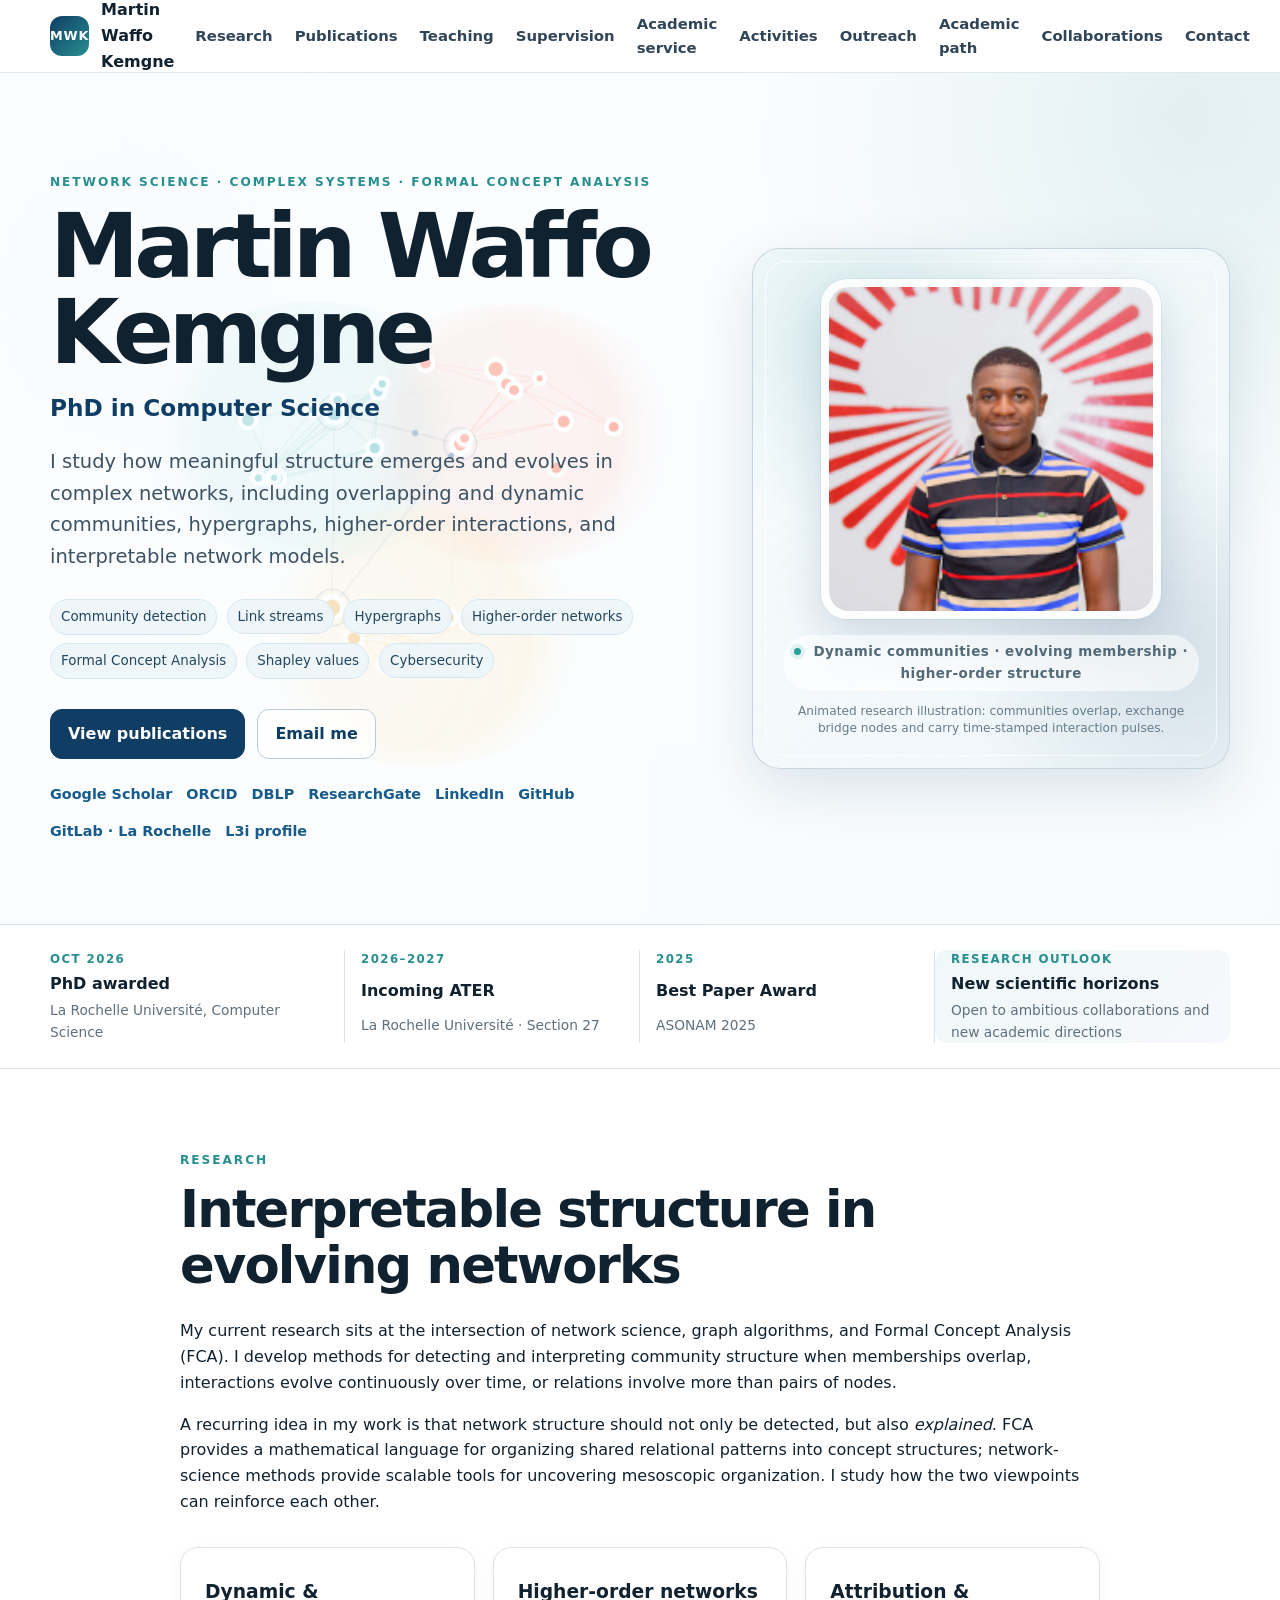
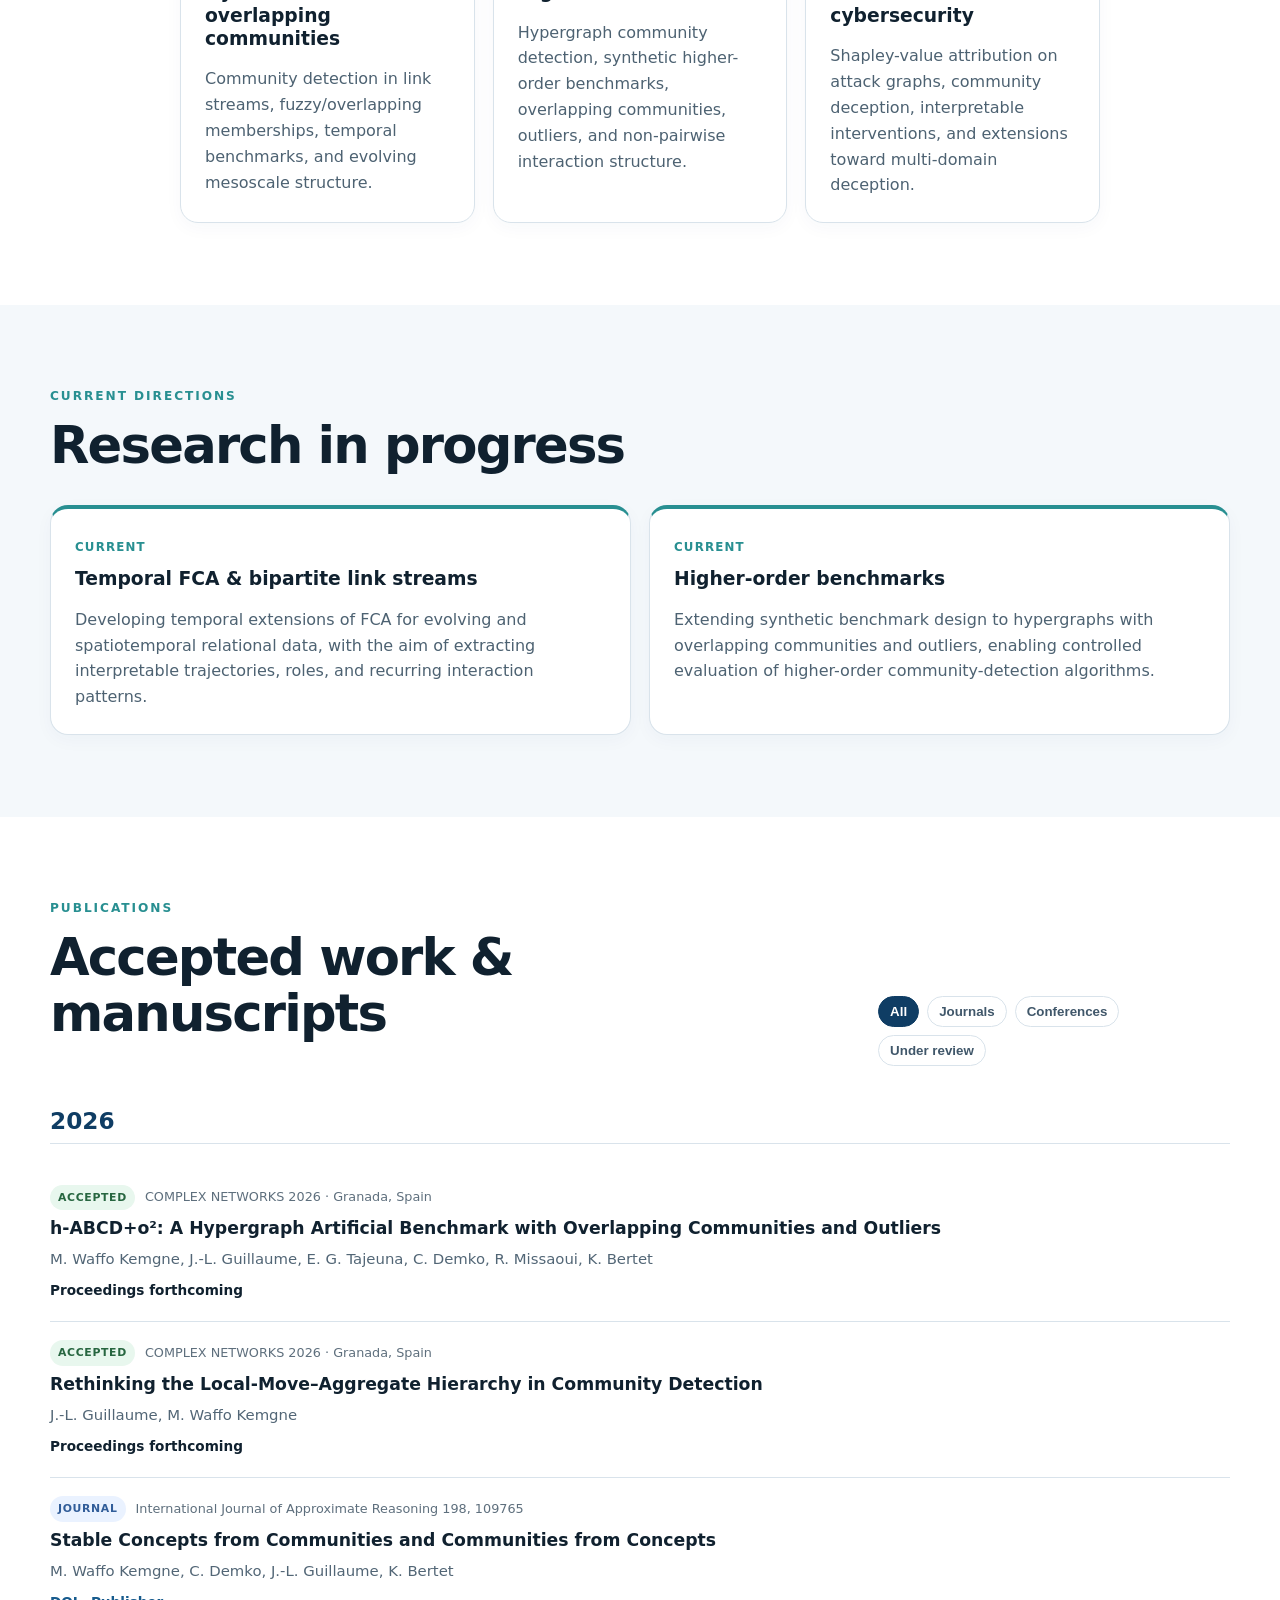
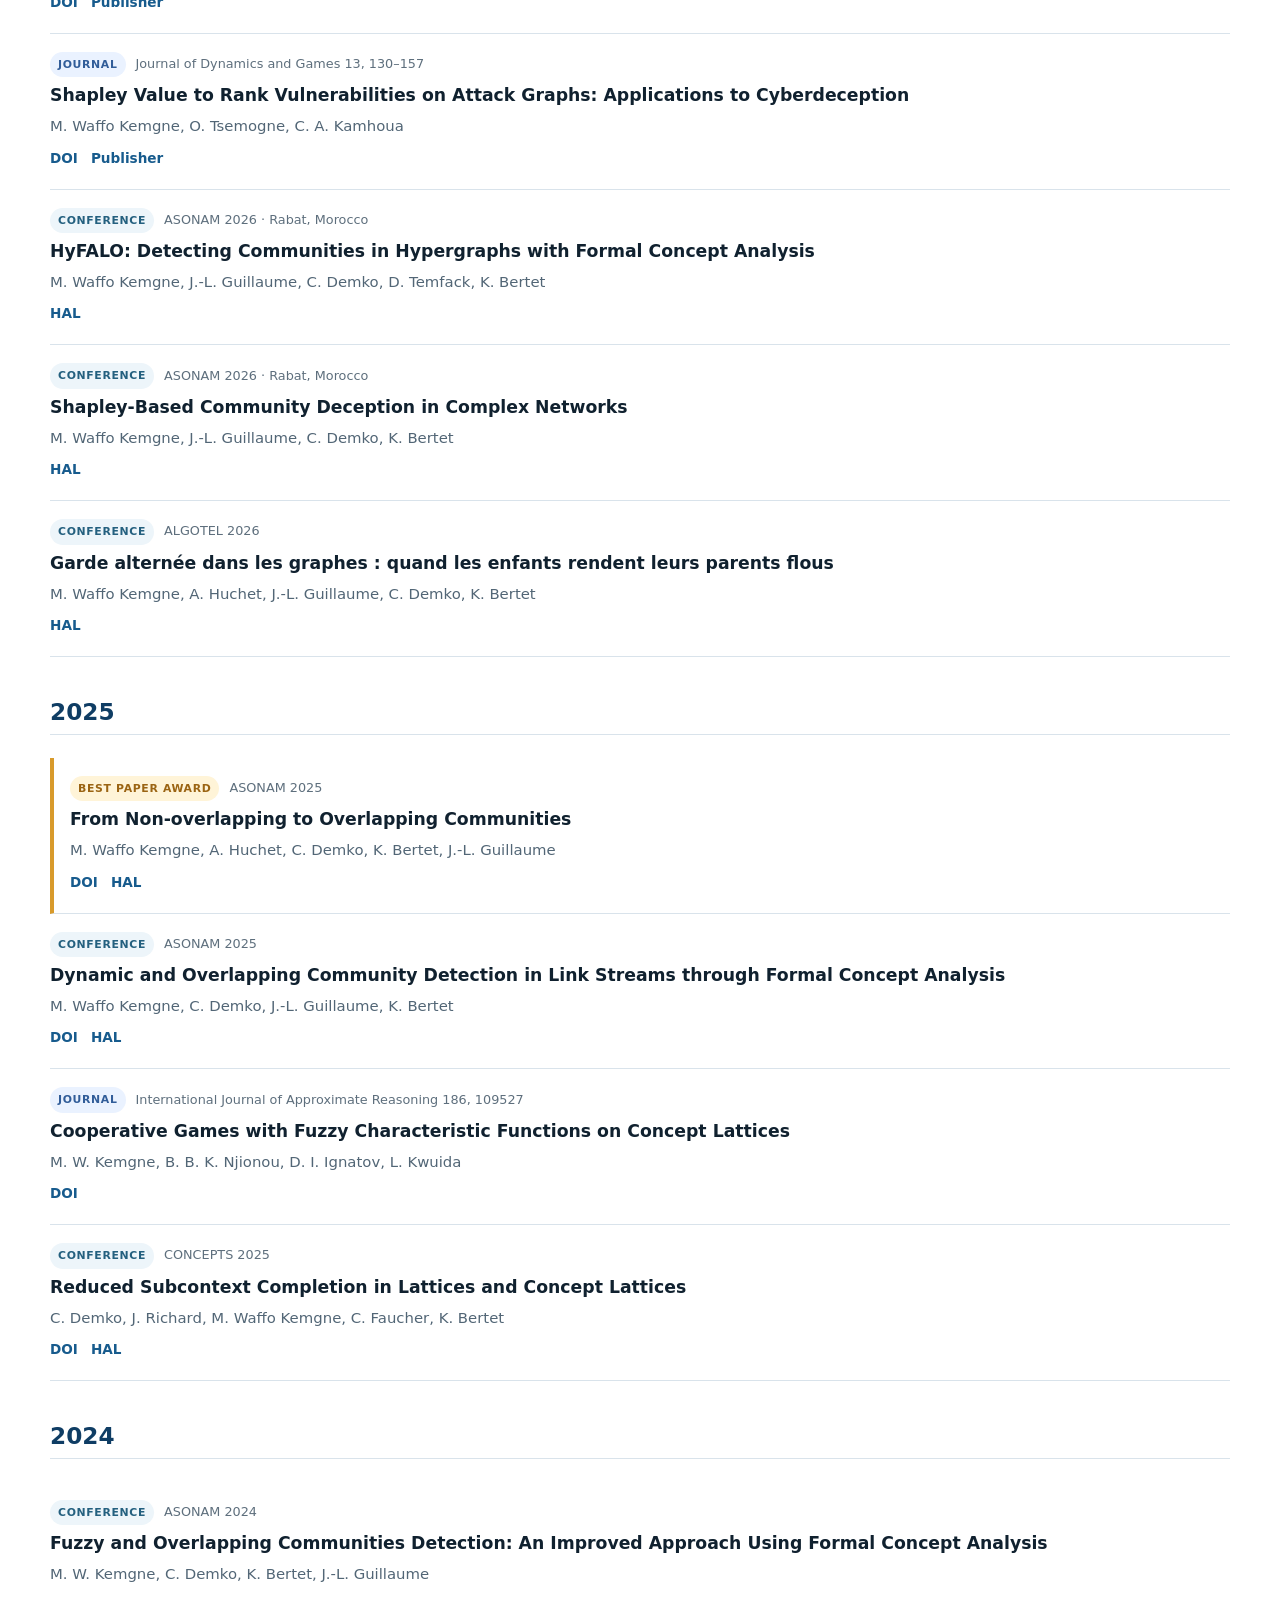
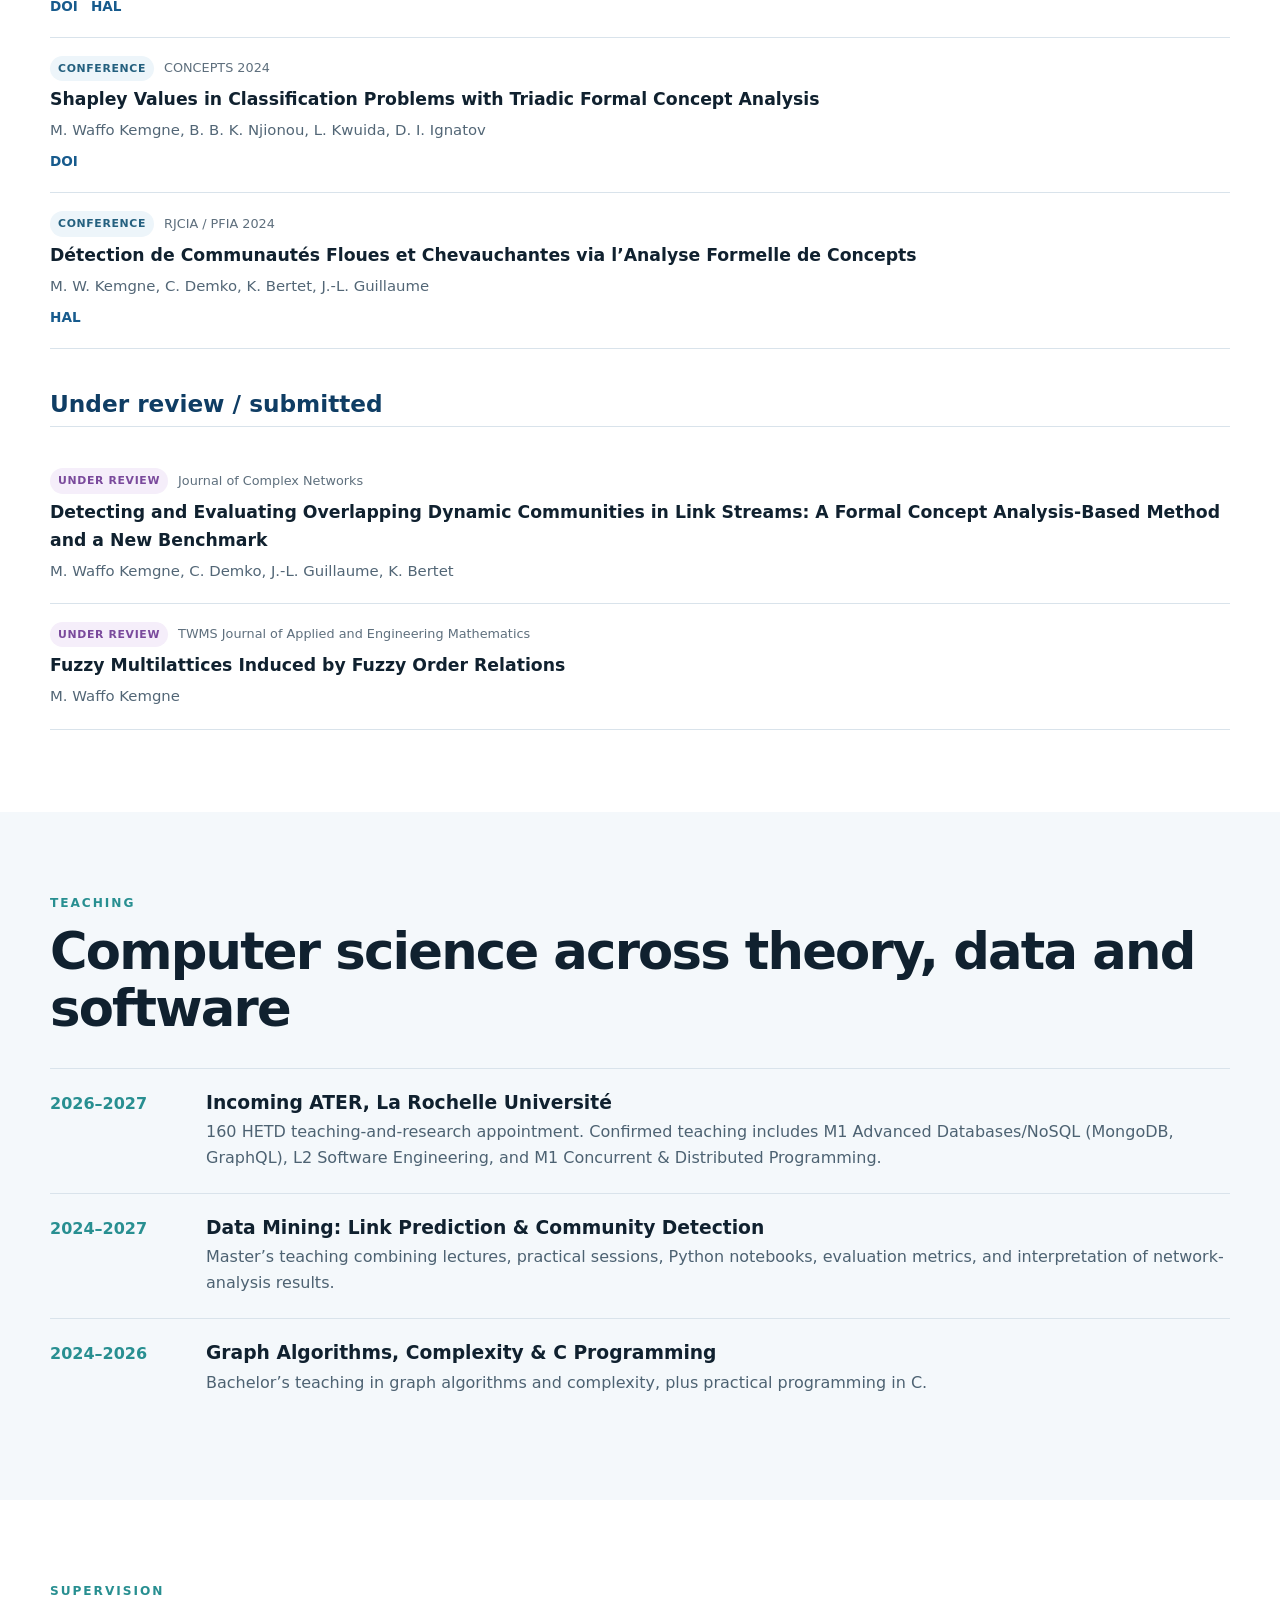
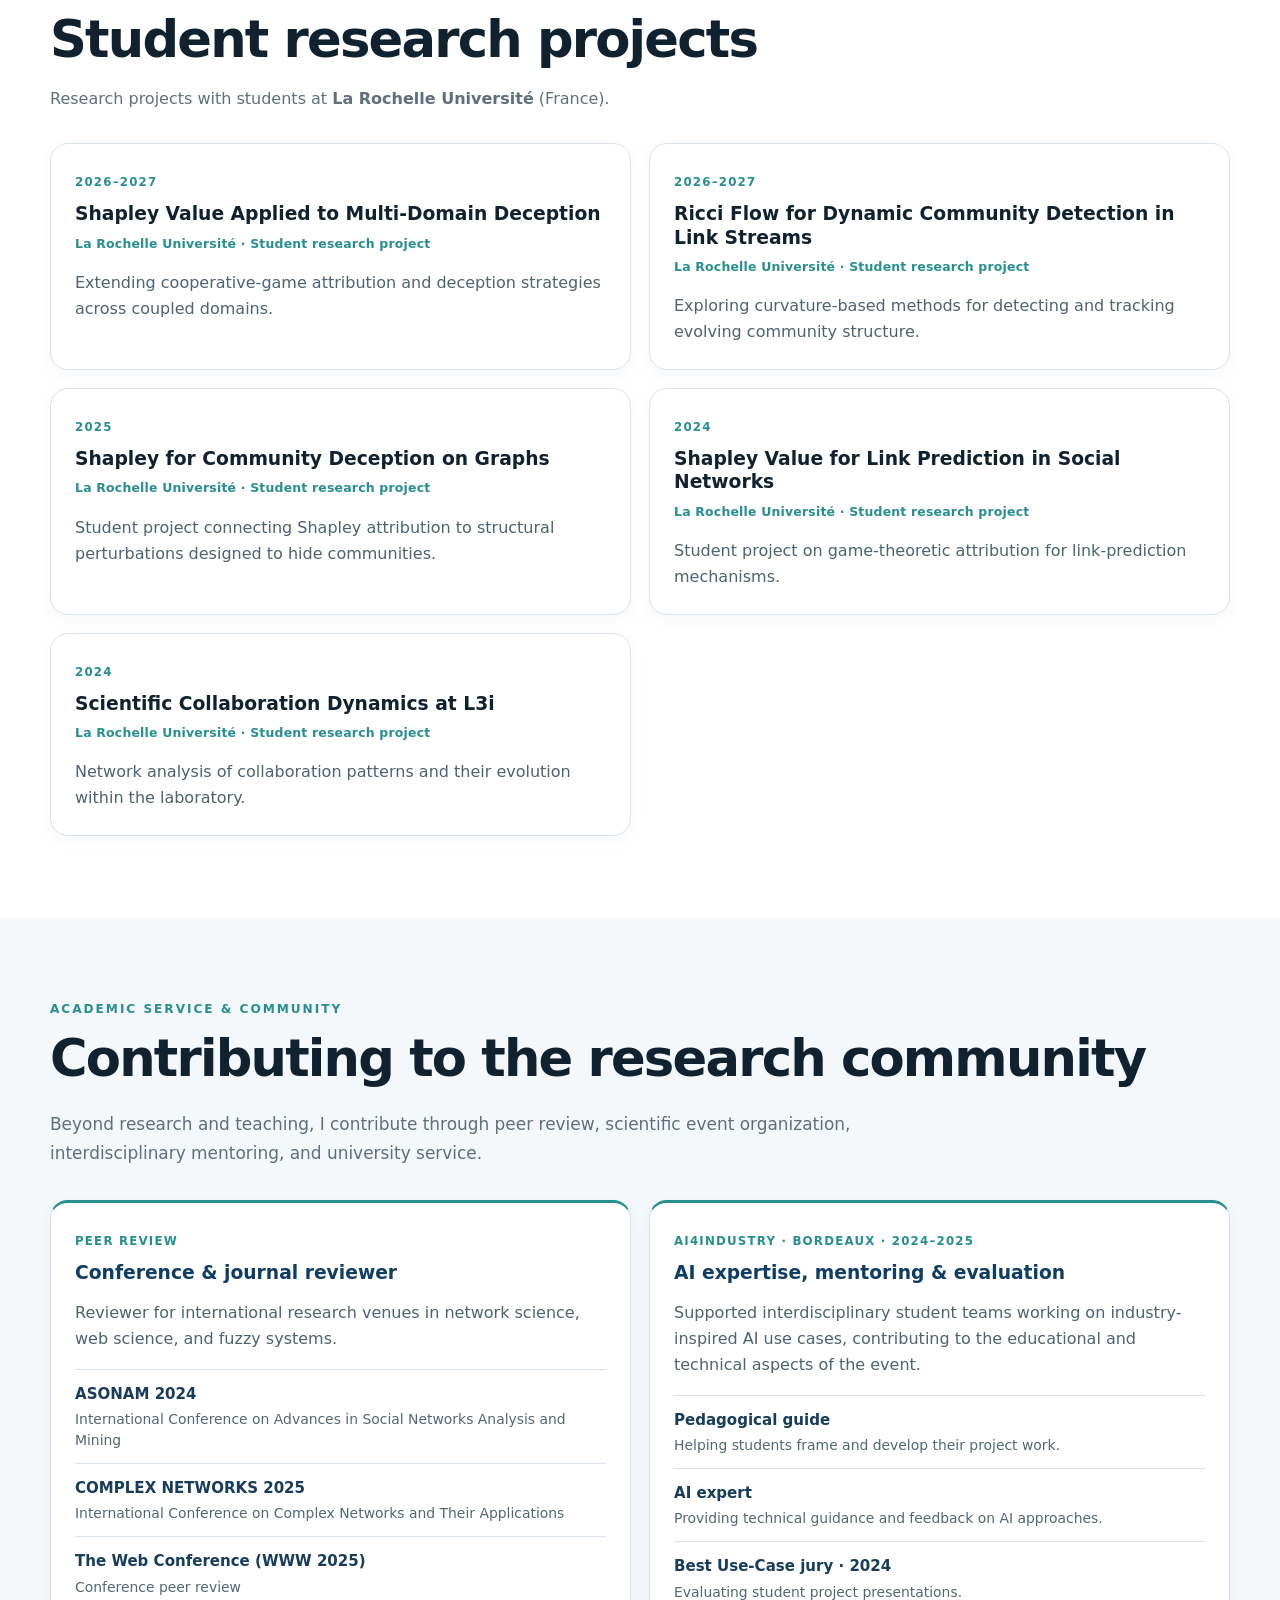
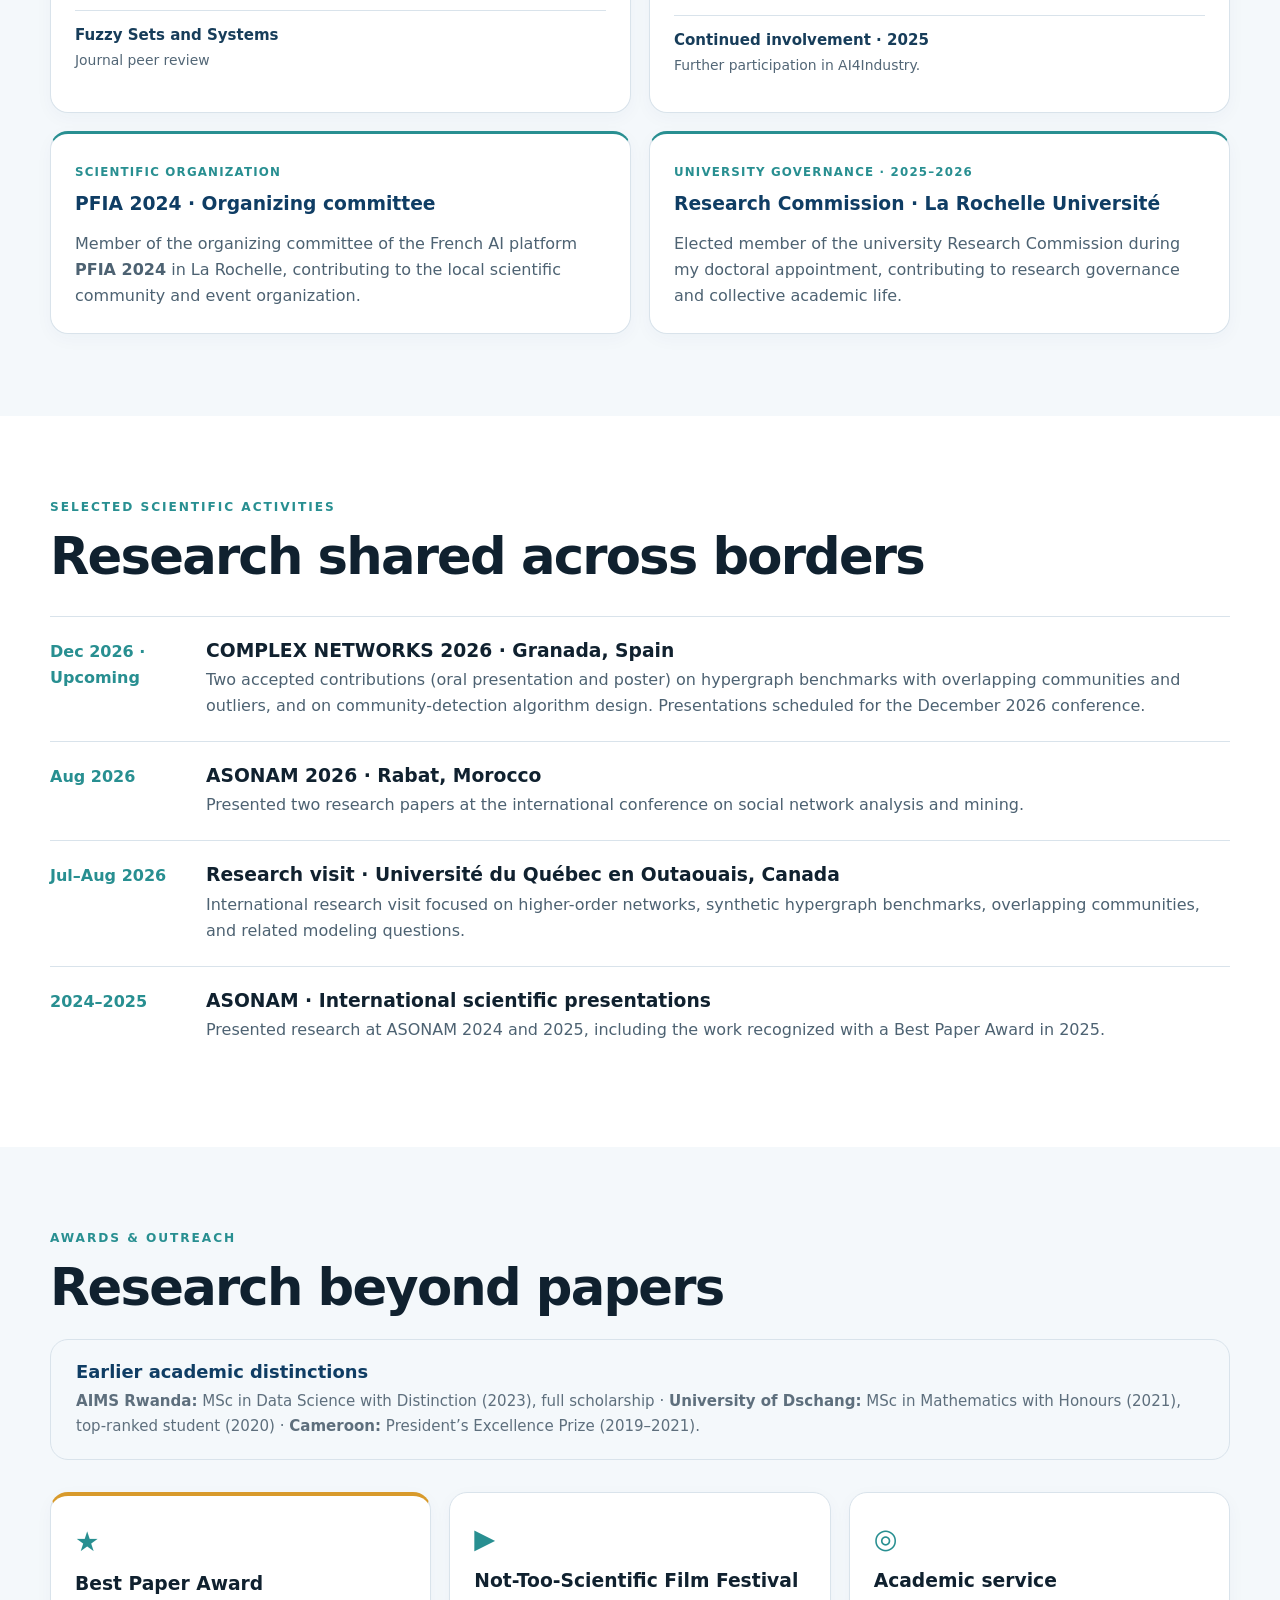
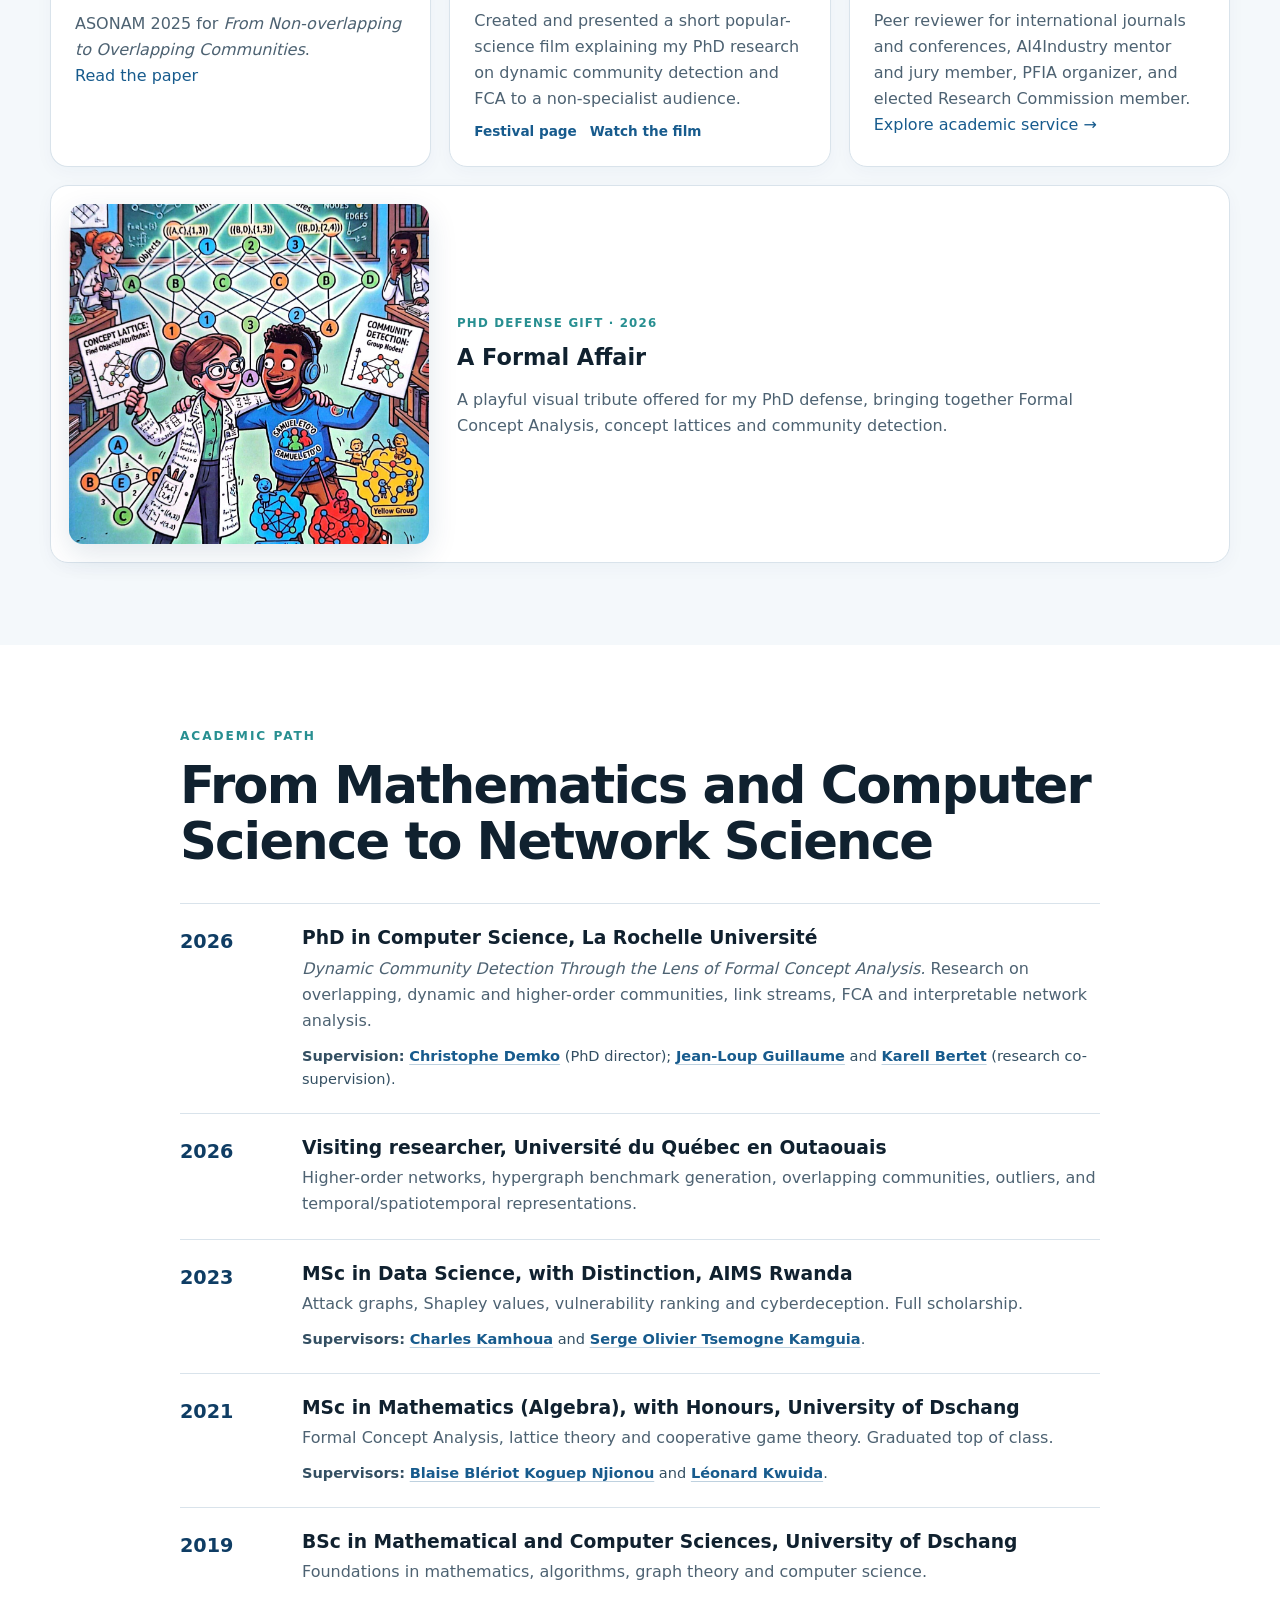
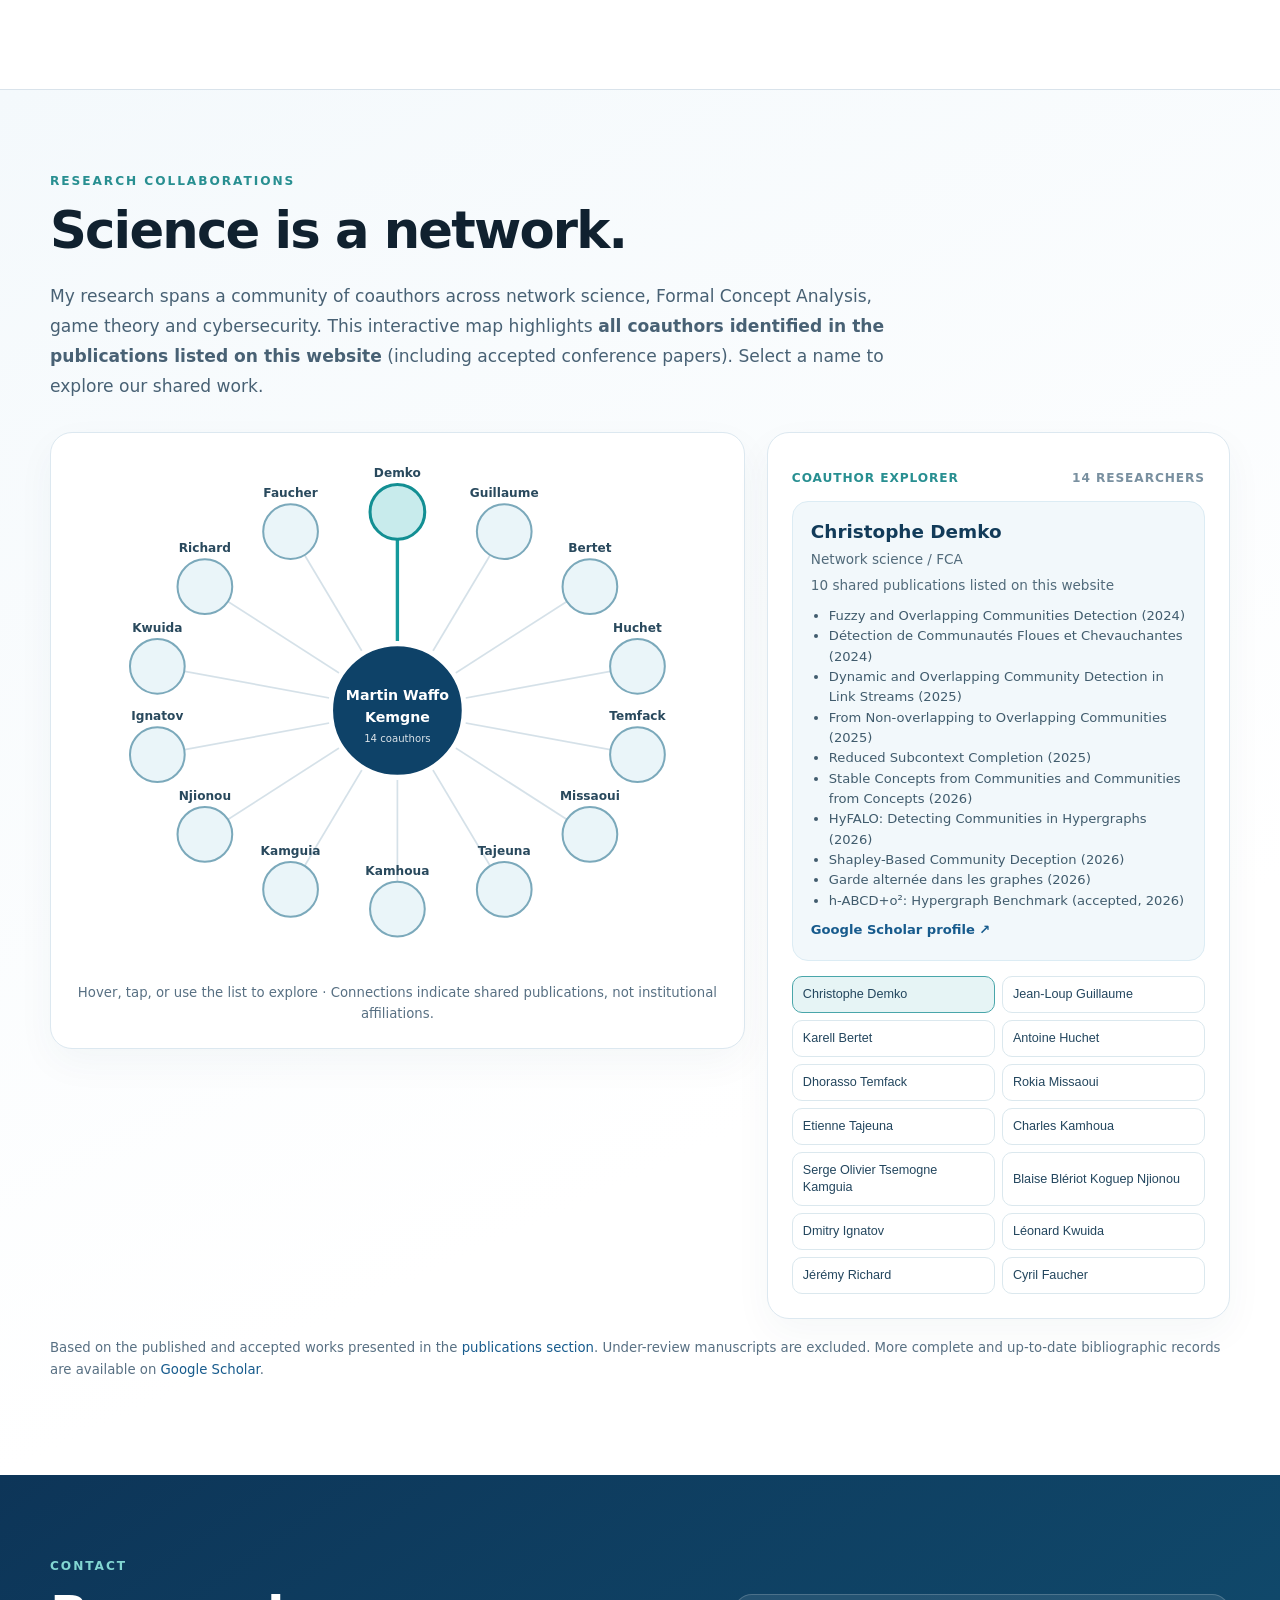
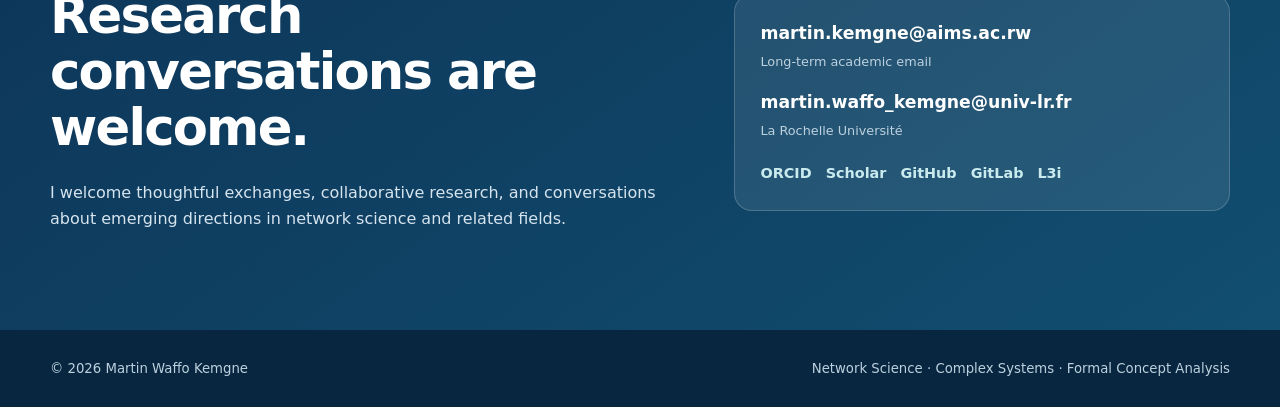
<file: index.html>
<!doctype html>
<html lang="en">
<head>
  <meta charset="utf-8">
  <meta name="viewport" content="width=device-width, initial-scale=1">
  <meta name="description" content="Martin Waffo Kemgne, PhD in Computer Science working on network science, community detection, temporal and higher-order networks, Formal Concept Analysis, and cybersecurity.">
  <meta name="author" content="Martin Waffo Kemgne">
  <meta name="theme-color" content="#0f3d64">
  <meta property="og:title" content="Martin Waffo Kemgne | Network Science & Complex Systems">
  <meta property="og:description" content="Research in community detection, link streams, hypergraphs, Formal Concept Analysis, Shapley values, and cybersecurity.">
  <meta property="og:type" content="website">
  <meta property="og:url" content="https://martinwaffo.github.io/">
  <title>Martin Waffo Kemgne | Network Science & Complex Systems</title>
  <link rel="canonical" href="https://martinwaffo.github.io/">
  <meta property="og:image" content="https://martinwaffo.github.io/martin-profile.jpg">
  <link rel="icon" href="favicon.svg" type="image/svg+xml">
  <link rel="stylesheet" href="styles.css">
  <script type="application/ld+json">
  {
    "@context": "https://schema.org",
    "@type": "Person",
    "name": "Martin Waffo Kemgne",
    "url": "https://martinwaffo.github.io/",
    "email": "mailto:martin.kemgne@aims.ac.rw",
    "jobTitle": "PhD in Computer Science",
    "affiliation": {"@type":"Organization","name":"La Rochelle Université, L3i Laboratory"},
    "sameAs": [
      "https://orcid.org/0000-0002-0668-8825",
      "https://scholar.google.com/citations?user=1Huk8EgAAAAJ",
      "https://www.linkedin.com/in/martin-waffo-kemgne-985b36250/",
      "https://www.researchgate.net/profile/Martin-Waffo-Kemgne",
      "https://github.com/MartinWaffo",
      "https://gitlab.univ-lr.fr/mwaffo01",
      "https://l3i.univ-larochelle.fr/personnel-laboratoire/waffo-kemgne-martin/",
      "https://dblp.org/pid/382/7765.html"
    ]
  }
  </script>
</head>
<body>
  <a class="skip-link" href="#main">Skip to content</a>
  <header class="site-header">
    <div class="container nav-wrap">
      <a class="brand" href="#top" aria-label="Martin Waffo Kemgne home">
        <span class="brand-mark">MWK</span>
        <span class="brand-name">Martin Waffo Kemgne</span>
      </a>
      <button class="nav-toggle" aria-expanded="false" aria-controls="nav">Menu</button>
      <nav id="nav" class="nav" aria-label="Primary navigation">
        <a href="#research">Research</a>
        <a href="#publications">Publications</a>
        <a href="#teaching">Teaching</a>
        <a href="#supervision">Supervision</a>
        <a href="#service">Academic service</a>
        <a href="#activities">Activities</a>
        <a href="#outreach">Outreach</a>
        <a href="#path">Academic path</a>
        <a href="#collaborations">Collaborations</a>
        <a href="#contact">Contact</a>
      </nav>
    </div>
  </header>

  <main id="main">
    <section id="top" class="hero section">
      <div class="container hero-grid">
        <div class="hero-copy">
          <canvas id="community-network" class="community-network" aria-hidden="true"></canvas>
          <p class="eyebrow">Network Science · Complex Systems · Formal Concept Analysis</p>
          <h1>Martin Waffo Kemgne</h1>
          <p class="hero-title">PhD in Computer Science</p>
          <p class="lede">I study how meaningful structure emerges and evolves in complex networks, including overlapping and dynamic communities, hypergraphs, higher-order interactions, and interpretable network models.</p>
          <div class="tags" aria-label="Research topics">
            <span>Community detection</span><span>Link streams</span><span>Hypergraphs</span><span>Higher-order networks</span><span>Formal Concept Analysis</span><span>Shapley values</span><span>Cybersecurity</span>
          </div>
          <div class="hero-actions">
            <a class="btn primary" href="#publications">View publications</a>
            <a class="btn" href="mailto:martin.kemgne@aims.ac.rw">Email me</a>
          </div>
          <div class="profile-links" aria-label="Academic profiles">
            <a href="https://scholar.google.com/citations?user=1Huk8EgAAAAJ" target="_blank" rel="noreferrer">Google Scholar</a>
            <a href="https://orcid.org/0000-0002-0668-8825" target="_blank" rel="noreferrer">ORCID</a>
            <a href="https://dblp.org/pid/382/7765.html" target="_blank" rel="noreferrer">DBLP</a>
            <a href="https://www.researchgate.net/profile/Martin-Waffo-Kemgne" target="_blank" rel="noreferrer">ResearchGate</a>
            <a href="https://www.linkedin.com/in/martin-waffo-kemgne-985b36250/" target="_blank" rel="noreferrer">LinkedIn</a>
            <a href="https://github.com/MartinWaffo" target="_blank" rel="noopener noreferrer">GitHub</a>
            <a href="https://gitlab.univ-lr.fr/mwaffo01" target="_blank" rel="noopener noreferrer">GitLab · La Rochelle</a>
            <a href="https://l3i.univ-larochelle.fr/personnel-laboratoire/waffo-kemgne-martin/" target="_blank" rel="noopener noreferrer">L3i profile</a>
          </div>
        </div>
        <div class="hero-art">
          <div class="profile-photo-shell">
            <img class="profile-photo" src="martin-profile.jpg" alt="Portrait of Martin Waffo Kemgne">
          </div>
          <div class="art-caption"><span class="caption-dot"></span> Dynamic communities · evolving membership · higher-order structure</div>
          <p class="visual-note">Animated research illustration: communities overlap, exchange bridge nodes and carry time-stamped interaction pulses.</p>
        </div>
      </div>
    </section>

    <section class="news-strip" aria-label="Recent news">
      <div class="container news-grid">
        <div><span class="news-date">Oct 2026</span><strong>PhD awarded</strong><span>La Rochelle Université, Computer Science</span></div>
        <div><span class="news-date">2026–2027</span><strong>Incoming ATER</strong><span>La Rochelle Université · Section 27</span></div>
        <div><span class="news-date">2025</span><strong>Best Paper Award</strong><span>ASONAM 2025</span></div>
        <div class="openness-note"><span class="news-date">Research outlook</span><strong>New scientific horizons</strong><span>Open to ambitious collaborations and new academic directions</span></div>
      </div>
    </section>

    <section id="research" class="section">
      <div class="container narrow">
        <p class="eyebrow">Research</p>
        <h2>Interpretable structure in evolving networks</h2>
        <p>My current research sits at the intersection of network science, graph algorithms, and Formal Concept Analysis (FCA). I develop methods for detecting and interpreting community structure when memberships overlap, interactions evolve continuously over time, or relations involve more than pairs of nodes.</p>
        <p>A recurring idea in my work is that network structure should not only be detected, but also <em>explained</em>. FCA provides a mathematical language for organizing shared relational patterns into concept structures; network-science methods provide scalable tools for uncovering mesoscopic organization. I study how the two viewpoints can reinforce each other.</p>
        <div class="cards three">
          <article class="card"><h3>Dynamic & overlapping communities</h3><p>Community detection in link streams, fuzzy/overlapping memberships, temporal benchmarks, and evolving mesoscale structure.</p></article>
          <article class="card"><h3>Higher-order networks</h3><p>Hypergraph community detection, synthetic higher-order benchmarks, overlapping communities, outliers, and non-pairwise interaction structure.</p></article>
          <article class="card"><h3>Attribution & cybersecurity</h3><p>Shapley-value attribution on attack graphs, community deception, interpretable interventions, and extensions toward multi-domain deception.</p></article>
        </div>
      </div>
    </section>

    <section id="projects" class="section alt">
      <div class="container">
        <p class="eyebrow">Current directions</p>
        <h2>Research in progress</h2>
        <div class="cards two">
          <article class="card feature"><span class="status">Current</span><h3>Temporal FCA & bipartite link streams</h3><p>Developing temporal extensions of FCA for evolving and spatiotemporal relational data, with the aim of extracting interpretable trajectories, roles, and recurring interaction patterns.</p></article>
          <article class="card feature"><span class="status">Current</span><h3>Higher-order benchmarks</h3><p>Extending synthetic benchmark design to hypergraphs with overlapping communities and outliers, enabling controlled evaluation of higher-order community-detection algorithms.</p></article>
        </div>
      </div>
    </section>

    <section id="publications" class="section">
      <div class="container">
        <div class="section-head">
          <div><p class="eyebrow">Publications</p><h2>Accepted work & manuscripts</h2></div>
          <div class="filters" role="group" aria-label="Publication filters">
            <button class="filter active" data-filter="all">All</button>
            <button class="filter" data-filter="journal">Journals</button>
            <button class="filter" data-filter="conference">Conferences</button>
            <button class="filter" data-filter="review">Under review</button>
          </div>
        </div>

        <div class="pub-group">
          <h3>2026</h3>
          <article class="publication" data-type="conference">
            <div class="pub-meta"><span class="badge accepted">Accepted</span><span>COMPLEX NETWORKS 2026 · Granada, Spain</span></div>
            <h4>h-ABCD+o²: A Hypergraph Artificial Benchmark with Overlapping Communities and Outliers</h4>
            <p>M. Waffo Kemgne, J.-L. Guillaume, E. G. Tajeuna, C. Demko, R. Missaoui, K. Bertet</p>
            <div class="pub-links"><span>Proceedings forthcoming</span></div>
          </article>
          <article class="publication" data-type="conference">
            <div class="pub-meta"><span class="badge accepted">Accepted</span><span>COMPLEX NETWORKS 2026 · Granada, Spain</span></div>
            <h4>Rethinking the Local-Move–Aggregate Hierarchy in Community Detection</h4>
            <p>J.-L. Guillaume, M. Waffo Kemgne</p>
            <div class="pub-links"><span>Proceedings forthcoming</span></div>
          </article>
          <article class="publication" data-type="journal">
            <div class="pub-meta"><span class="badge journal">Journal</span><span>International Journal of Approximate Reasoning 198, 109765</span></div>
            <h4>Stable Concepts from Communities and Communities from Concepts</h4>
            <p>M. Waffo Kemgne, C. Demko, J.-L. Guillaume, K. Bertet</p>
            <div class="pub-links"><a href="https://doi.org/10.1016/j.ijar.2026.109765" target="_blank" rel="noreferrer">DOI</a><a href="https://www.sciencedirect.com/science/article/pii/S0888613X26001404" target="_blank" rel="noreferrer">Publisher</a></div>
          </article>
          <article class="publication" data-type="journal">
            <div class="pub-meta"><span class="badge journal">Journal</span><span>Journal of Dynamics and Games 13, 130–157</span></div>
            <h4>Shapley Value to Rank Vulnerabilities on Attack Graphs: Applications to Cyberdeception</h4>
            <p>M. Waffo Kemgne, O. Tsemogne, C. A. Kamhoua</p>
            <div class="pub-links"><a href="https://doi.org/10.3934/jdg.2025016" target="_blank" rel="noreferrer">DOI</a><a href="https://www.aimsciences.org/article/doi/10.3934/jdg.2025016" target="_blank" rel="noreferrer">Publisher</a></div>
          </article>
          <article class="publication" data-type="conference">
            <div class="pub-meta"><span class="badge conference">Conference</span><span>ASONAM 2026 · Rabat, Morocco</span></div>
            <h4>HyFALO: Detecting Communities in Hypergraphs with Formal Concept Analysis</h4>
            <p>M. Waffo Kemgne, J.-L. Guillaume, C. Demko, D. Temfack, K. Bertet</p>
            <div class="pub-links"><a href="https://hal.science/hal-05684650" target="_blank" rel="noreferrer">HAL</a></div>
          </article>
          <article class="publication" data-type="conference">
            <div class="pub-meta"><span class="badge conference">Conference</span><span>ASONAM 2026 · Rabat, Morocco</span></div>
            <h4>Shapley-Based Community Deception in Complex Networks</h4>
            <p>M. Waffo Kemgne, J.-L. Guillaume, C. Demko, K. Bertet</p>
            <div class="pub-links"><a href="https://hal.science/hal-05684653" target="_blank" rel="noreferrer">HAL</a></div>
          </article>
          <article class="publication" data-type="conference">
            <div class="pub-meta"><span class="badge conference">Conference</span><span>ALGOTEL 2026</span></div>
            <h4>Garde alternée dans les graphes : quand les enfants rendent leurs parents flous</h4>
            <p>M. Waffo Kemgne, A. Huchet, J.-L. Guillaume, C. Demko, K. Bertet</p>
            <div class="pub-links"><a href="https://hal.science/hal-05604174" target="_blank" rel="noreferrer">HAL</a></div>
          </article>
        </div>

        <div class="pub-group">
          <h3>2025</h3>
          <article class="publication highlight" data-type="conference">
            <div class="pub-meta"><span class="badge award">Best Paper Award</span><span>ASONAM 2025</span></div>
            <h4>From Non-overlapping to Overlapping Communities</h4>
            <p>M. Waffo Kemgne, A. Huchet, C. Demko, K. Bertet, J.-L. Guillaume</p>
            <div class="pub-links"><a href="https://doi.org/10.1007/978-3-032-13513-1_26" target="_blank" rel="noreferrer">DOI</a><a href="https://hal.science/hal-05134820" target="_blank" rel="noreferrer">HAL</a></div>
          </article>
          <article class="publication" data-type="conference">
            <div class="pub-meta"><span class="badge conference">Conference</span><span>ASONAM 2025</span></div>
            <h4>Dynamic and Overlapping Community Detection in Link Streams through Formal Concept Analysis</h4>
            <p>M. Waffo Kemgne, C. Demko, J.-L. Guillaume, K. Bertet</p>
            <div class="pub-links"><a href="https://doi.org/10.1007/978-3-032-13513-1_7" target="_blank" rel="noreferrer">DOI</a><a href="https://hal.science/hal-05134823" target="_blank" rel="noreferrer">HAL</a></div>
          </article>
          <article class="publication" data-type="journal">
            <div class="pub-meta"><span class="badge journal">Journal</span><span>International Journal of Approximate Reasoning 186, 109527</span></div>
            <h4>Cooperative Games with Fuzzy Characteristic Functions on Concept Lattices</h4>
            <p>M. W. Kemgne, B. B. K. Njionou, D. I. Ignatov, L. Kwuida</p>
            <div class="pub-links"><a href="https://doi.org/10.1016/j.ijar.2025.109527" target="_blank" rel="noreferrer">DOI</a></div>
          </article>
          <article class="publication" data-type="conference">
            <div class="pub-meta"><span class="badge conference">Conference</span><span>CONCEPTS 2025</span></div>
            <h4>Reduced Subcontext Completion in Lattices and Concept Lattices</h4>
            <p>C. Demko, J. Richard, M. Waffo Kemgne, C. Faucher, K. Bertet</p>
            <div class="pub-links"><a href="https://doi.org/10.1007/978-3-032-03364-2_4" target="_blank" rel="noreferrer">DOI</a><a href="https://hal.science/hal-05134813" target="_blank" rel="noreferrer">HAL</a></div>
          </article>
        </div>

        <div class="pub-group">
          <h3>2024</h3>
          <article class="publication" data-type="conference">
            <div class="pub-meta"><span class="badge conference">Conference</span><span>ASONAM 2024</span></div>
            <h4>Fuzzy and Overlapping Communities Detection: An Improved Approach Using Formal Concept Analysis</h4>
            <p>M. W. Kemgne, C. Demko, K. Bertet, J.-L. Guillaume</p>
            <div class="pub-links"><a href="https://doi.org/10.1007/978-3-031-78548-1_3" target="_blank" rel="noreferrer">DOI</a><a href="https://hal.science/hal-04679375" target="_blank" rel="noreferrer">HAL</a></div>
          </article>
          <article class="publication" data-type="conference">
            <div class="pub-meta"><span class="badge conference">Conference</span><span>CONCEPTS 2024</span></div>
            <h4>Shapley Values in Classification Problems with Triadic Formal Concept Analysis</h4>
            <p>M. Waffo Kemgne, B. B. K. Njionou, L. Kwuida, D. I. Ignatov</p>
            <div class="pub-links"><a href="https://doi.org/10.1007/978-3-031-67868-4_6" target="_blank" rel="noreferrer">DOI</a></div>
          </article>
          <article class="publication" data-type="conference">
            <div class="pub-meta"><span class="badge conference">Conference</span><span>RJCIA / PFIA 2024</span></div>
            <h4>Détection de Communautés Floues et Chevauchantes via l’Analyse Formelle de Concepts</h4>
            <p>M. W. Kemgne, C. Demko, K. Bertet, J.-L. Guillaume</p>
            <div class="pub-links"><a href="https://hal.science/hal-04645638" target="_blank" rel="noreferrer">HAL</a></div>
          </article>
        </div>

        <div class="pub-group review-group">
          <h3>Under review / submitted</h3>
          <article class="publication" data-type="review">
            <div class="pub-meta"><span class="badge review">Under review</span><span>Journal of Complex Networks</span></div>
            <h4>Detecting and Evaluating Overlapping Dynamic Communities in Link Streams: A Formal Concept Analysis-Based Method and a New Benchmark</h4>
            <p>M. Waffo Kemgne, C. Demko, J.-L. Guillaume, K. Bertet</p>
          </article>
          <article class="publication" data-type="review">
            <div class="pub-meta"><span class="badge review">Under review</span><span>TWMS Journal of Applied and Engineering Mathematics</span></div>
            <h4>Fuzzy Multilattices Induced by Fuzzy Order Relations</h4>
            <p>M. Waffo Kemgne</p>
          </article>
        </div>
      </div>
    </section>

    <section id="teaching" class="section alt">
      <div class="container">
        <p class="eyebrow">Teaching</p>
        <h2>Computer science across theory, data and software</h2>
        <div class="timeline">
          <div class="timeline-item"><span>2026–2027</span><div><h3>Incoming ATER, La Rochelle Université</h3><p>160 HETD teaching-and-research appointment. Confirmed teaching includes M1 Advanced Databases/NoSQL (MongoDB, GraphQL), L2 Software Engineering, and M1 Concurrent & Distributed Programming.</p></div></div>
          <div class="timeline-item"><span>2024–2027</span><div><h3>Data Mining: Link Prediction & Community Detection</h3><p>Master’s teaching combining lectures, practical sessions, Python notebooks, evaluation metrics, and interpretation of network-analysis results.</p></div></div>
          <div class="timeline-item"><span>2024–2026</span><div><h3>Graph Algorithms, Complexity & C Programming</h3><p>Bachelor’s teaching in graph algorithms and complexity, plus practical programming in C.</p></div></div>
        </div>
      </div>
    </section>

    <section id="supervision" class="section">
      <div class="container">
        <p class="eyebrow">Supervision</p>
        <h2>Student research projects</h2>
        <p class="supervision-intro">Research projects with students at <strong>La Rochelle Université</strong> (France).</p>
        <div class="cards two">
          <article class="card"><span class="status">2026–2027</span><h3>Shapley Value Applied to Multi-Domain Deception</h3><p class="project-institution">La Rochelle Université · Student research project</p><p>Extending cooperative-game attribution and deception strategies across coupled domains.</p></article>
          <article class="card"><span class="status">2026–2027</span><h3>Ricci Flow for Dynamic Community Detection in Link Streams</h3><p class="project-institution">La Rochelle Université · Student research project</p><p>Exploring curvature-based methods for detecting and tracking evolving community structure.</p></article>
          <article class="card"><span class="status">2025</span><h3>Shapley for Community Deception on Graphs</h3><p class="project-institution">La Rochelle Université · Student research project</p><p>Student project connecting Shapley attribution to structural perturbations designed to hide communities.</p></article>
          <article class="card"><span class="status">2024</span><h3>Shapley Value for Link Prediction in Social Networks</h3><p class="project-institution">La Rochelle Université · Student research project</p><p>Student project on game-theoretic attribution for link-prediction mechanisms.</p></article>
          <article class="card"><span class="status">2024</span><h3>Scientific Collaboration Dynamics at L3i</h3><p class="project-institution">La Rochelle Université · Student research project</p><p>Network analysis of collaboration patterns and their evolution within the laboratory.</p></article>
        </div>
      </div>
    </section>


    <section id="service" class="section alt" aria-labelledby="service-heading">
      <div class="container">
        <p class="eyebrow">Academic service & community</p>
        <h2 id="service-heading">Contributing to the research community</h2>
        <p class="service-intro">Beyond research and teaching, I contribute through peer review, scientific event organization, interdisciplinary mentoring, and university service.</p>
        <div class="cards two service-grid">
          <article class="card service-card">
            <span class="status">Peer review</span><h3>Conference & journal reviewer</h3>
            <p>Reviewer for international research venues in network science, web science, and fuzzy systems.</p>
            <ul class="service-list">
              <li><strong>ASONAM 2024</strong> <span>International Conference on Advances in Social Networks Analysis and Mining</span></li>
              <li><strong>COMPLEX NETWORKS 2025</strong> <span>International Conference on Complex Networks and Their Applications</span></li>
              <li><strong>The Web Conference (WWW 2025)</strong> <span>Conference peer review</span></li>
              <li><strong>Fuzzy Sets and Systems</strong> <span>Journal peer review</span></li>
            </ul>
          </article>
          <article class="card service-card">
            <span class="status">AI4Industry · Bordeaux · 2024–2025</span><h3>AI expertise, mentoring & evaluation</h3>
            <p>Supported interdisciplinary student teams working on industry-inspired AI use cases, contributing to the educational and technical aspects of the event.</p>
            <ul class="service-list">
              <li><strong>Pedagogical guide</strong> <span>Helping students frame and develop their project work.</span></li>
              <li><strong>AI expert</strong> <span>Providing technical guidance and feedback on AI approaches.</span></li>
              <li><strong>Best Use-Case jury · 2024</strong> <span>Evaluating student project presentations.</span></li>
              <li><strong>Continued involvement · 2025</strong> <span>Further participation in AI4Industry.</span></li>
            </ul>
          </article>
          <article class="card service-card">
            <span class="status">Scientific organization</span><h3>PFIA 2024 · Organizing committee</h3>
            <p>Member of the organizing committee of the French AI platform <strong>PFIA 2024</strong> in La Rochelle, contributing to the local scientific community and event organization.</p>
          </article>
          <article class="card service-card">
            <span class="status">University governance · 2025–2026</span><h3>Research Commission · La Rochelle Université</h3>
            <p>Elected member of the university Research Commission during my doctoral appointment, contributing to research governance and collective academic life.</p>
          </article>
        </div>
      </div>
    </section>

    <section id="activities" class="section" aria-labelledby="activities-heading">
      <div class="container">
        <p class="eyebrow">Selected scientific activities</p>
        <h2 id="activities-heading">Research shared across borders</h2>
        <div class="timeline">
          <div class="timeline-item"><span>Dec 2026 · Upcoming</span><div><h3>COMPLEX NETWORKS 2026 · Granada, Spain</h3><p>Two accepted contributions (oral presentation and poster) on hypergraph benchmarks with overlapping communities and outliers, and on community-detection algorithm design. Presentations scheduled for the December 2026 conference.</p></div></div>
          <div class="timeline-item"><span>Aug 2026</span><div><h3>ASONAM 2026 · Rabat, Morocco</h3><p>Presented two research papers at the international conference on social network analysis and mining.</p></div></div>
          <div class="timeline-item"><span>Jul–Aug 2026</span><div><h3>Research visit · Université du Québec en Outaouais, Canada</h3><p>International research visit focused on higher-order networks, synthetic hypergraph benchmarks, overlapping communities, and related modeling questions.</p></div></div>
          <div class="timeline-item"><span>2024–2025</span><div><h3>ASONAM · International scientific presentations</h3><p>Presented research at ASONAM 2024 and 2025, including the work recognized with a Best Paper Award in 2025.</p></div></div>
        </div>
      </div>
    </section>
    <section id="outreach" class="section alt">
      <div class="container">
        <p class="eyebrow">Awards & outreach</p>
        <h2>Research beyond papers</h2>

        <div class="research-connections" aria-label="Earlier academic distinctions">
          <h3>Earlier academic distinctions</h3>
          <p><strong>AIMS Rwanda:</strong> MSc in Data Science with Distinction (2023), full scholarship · <strong>University of Dschang:</strong> MSc in Mathematics with Honours (2021), top-ranked student (2020) · <strong>Cameroon:</strong> President’s Excellence Prize (2019–2021).</p>
        </div>
        <div class="cards outreach-grid">
          <article class="card award-card"><div class="big-icon">★</div><h3>Best Paper Award</h3><p>ASONAM 2025 for <em>From Non-overlapping to Overlapping Communities</em>.</p><a href="https://hal.science/hal-05134820" target="_blank" rel="noreferrer">Read the paper</a></article>
          <article class="card"><div class="big-icon">▶</div><h3>Not-Too-Scientific Film Festival</h3><p>Created and presented a short popular-science film explaining my PhD research on dynamic community detection and FCA to a non-specialist audience.</p><div class="pub-links"><a href="https://adocs.univ-lr.fr/festival/ffpts2025/" target="_blank" rel="noreferrer">Festival page</a><a href="https://youtu.be/aTssLEBtA5s" target="_blank" rel="noreferrer">Watch the film</a></div></article>
          <article class="card"><div class="big-icon">◎</div><h3>Academic service</h3><p>Peer reviewer for international journals and conferences, AI4Industry mentor and jury member, PFIA organizer, and elected Research Commission member.</p><a href="#service">Explore academic service →</a></article>
          <article class="card poster-card">
            <a class="poster-link" href="formal-affair-poster.jpeg" target="_blank" rel="noreferrer" aria-label="Open A Formal Affair poster">
              <img src="formal-affair-poster.jpeg" alt="A Formal Affair poster combining Formal Concept Analysis and community detection">
            </a>
            <div class="poster-copy"><span class="status">PhD defense gift · 2026</span><h3>A Formal Affair</h3><p>A playful visual tribute offered for my PhD defense, bringing together Formal Concept Analysis, concept lattices and community detection.</p></div>
          </article>
        </div>
      </div>
    </section>

    <section id="path" class="section">
      <div class="container narrow">
        <p class="eyebrow">Academic path</p>
        <h2>From Mathematics and Computer Science to Network Science</h2>
        <div class="path-list">
          <div><span class="year">2026</span><div><h3>PhD in Computer Science, La Rochelle Université</h3><p><em>Dynamic Community Detection Through the Lens of Formal Concept Analysis.</em> Research on overlapping, dynamic and higher-order communities, link streams, FCA and interpretable network analysis.</p><p class="academic-mentors"><strong>Supervision:</strong> <a href="https://scholar.google.com/citations?user=2yxJAEYAAAAJ" target="_blank" rel="noopener noreferrer">Christophe Demko</a> (PhD director); <a href="https://scholar.google.com/citations?user=khOMuc0AAAAJ" target="_blank" rel="noopener noreferrer">Jean-Loup Guillaume</a> and <a href="https://scholar.google.com/citations?user=HYPEcjkAAAAJ" target="_blank" rel="noopener noreferrer">Karell Bertet</a> (research co-supervision).</p></div></div>
          <div><span class="year">2026</span><div><h3>Visiting researcher, Université du Québec en Outaouais</h3><p>Higher-order networks, hypergraph benchmark generation, overlapping communities, outliers, and temporal/spatiotemporal representations.</p></div></div>
          <div><span class="year">2023</span><div><h3>MSc in Data Science, with Distinction, AIMS Rwanda</h3><p>Attack graphs, Shapley values, vulnerability ranking and cyberdeception. Full scholarship.</p><p class="academic-mentors"><strong>Supervisors:</strong> <a href="https://scholar.google.com/citations?user=61aQqBEAAAAJ" target="_blank" rel="noopener noreferrer">Charles Kamhoua</a> and <a href="https://scholar.google.com/citations?user=xuGXsysAAAAJ" target="_blank" rel="noopener noreferrer">Serge Olivier Tsemogne Kamguia</a>.</p></div></div>
          <div><span class="year">2021</span><div><h3>MSc in Mathematics (Algebra), with Honours, University of Dschang</h3><p>Formal Concept Analysis, lattice theory and cooperative game theory. Graduated top of class.</p><p class="academic-mentors"><strong>Supervisors:</strong> <a href="https://scholar.google.com/citations?user=iYbPlkEAAAAJ" target="_blank" rel="noopener noreferrer">Blaise Blériot Koguep Njionou</a> and <a href="https://scholar.google.com/citations?user=nO1I3s0AAAAJ" target="_blank" rel="noopener noreferrer">Léonard Kwuida</a>.</p></div></div>
          <div><span class="year">2019</span><div><h3>BSc in Mathematical and Computer Sciences, University of Dschang</h3><p>Foundations in mathematics, algorithms, graph theory and computer science.</p></div></div>
        </div>
      </div>
    </section>

    <section id="collaborations" class="section collaborations-section" aria-labelledby="collaboration-heading">
      <div class="container">
        <p class="eyebrow">Research collaborations</p>
        <h2 id="collaboration-heading">Science is a network.</h2>
        <p class="collab-intro">My research spans a community of coauthors across network science, Formal Concept Analysis, game theory and cybersecurity. This interactive map highlights <strong>all coauthors identified in the publications listed on this website</strong> (including accepted conference papers). Select a name to explore our shared work.</p>
        <div class="collab-layout">
          <div class="collab-visual">
            <svg id="coauthor-network" viewBox="0 0 660 530" role="img" aria-label="Coauthorship network, with Martin Waffo Kemgne connected to fourteen coauthors"></svg>
            <p class="collab-hint">Hover, tap, or use the list to explore · Connections indicate shared publications, not institutional affiliations.</p>
          </div>
          <div class="collab-side">
            <p class="collab-kicker">Coauthor explorer <span>14 researchers</span></p>
            <div id="coauthor-detail" class="coauthor-detail" aria-live="polite"><h3>Martin Waffo Kemgne</h3><p>Select a researcher on the network or in the list to see shared publications.</p></div>
            <div id="coauthor-list" class="coauthor-list" aria-label="All coauthors"></div>
          </div>
        </div>
        <p class="collab-footnote">Based on the published and accepted works presented in the <a href="#publications">publications section</a>. Under-review manuscripts are excluded. More complete and up-to-date bibliographic records are available on <a href="https://scholar.google.com/citations?user=1Huk8EgAAAAJ" target="_blank" rel="noopener noreferrer">Google Scholar</a>.</p>
      </div>
    </section>

    <section id="contact" class="section contact-section">
      <div class="container contact-grid">
        <div><p class="eyebrow">Contact</p><h2>Research conversations are welcome.</h2><p>I welcome thoughtful exchanges, collaborative research, and conversations about emerging directions in network science and related fields.</p></div>
        <div class="contact-card">
          <a class="contact-email" href="mailto:martin.kemgne@aims.ac.rw">martin.kemgne@aims.ac.rw</a>
          <span>Long-term academic email</span>
          <a class="contact-email secondary" href="mailto:martin.waffo_kemgne@univ-lr.fr">martin.waffo_kemgne@univ-lr.fr</a>
          <span>La Rochelle Université</span>
          <div class="profile-links compact"><a href="https://orcid.org/0000-0002-0668-8825">ORCID</a><a href="https://scholar.google.com/citations?user=1Huk8EgAAAAJ">Scholar</a><a href="https://github.com/MartinWaffo" target="_blank" rel="noopener noreferrer">GitHub</a><a href="https://gitlab.univ-lr.fr/mwaffo01" target="_blank" rel="noopener noreferrer">GitLab</a><a href="https://l3i.univ-larochelle.fr/personnel-laboratoire/waffo-kemgne-martin/" target="_blank" rel="noopener noreferrer">L3i</a></div>
        </div>
      </div>
    </section>
  </main>

  <footer>
    <div class="container footer-wrap">
      <span>© <span id="year"></span> Martin Waffo Kemgne</span>
      <span>Network Science · Complex Systems · Formal Concept Analysis</span>
    </div>
  </footer>
  <script src="script.js"></script>
</body>
</html>
</file>
<file: styles.css>
:root {
  --ink:#10212f; --muted:#5e6f7d; --blue:#0f3d64; --blue2:#175b8d; --teal:#288f91;
  --paper:#ffffff; --soft:#f4f8fb; --line:#d9e3eb; --award:#9b6413; --review:#7a4a9c;
  --shadow:0 12px 35px rgba(15,61,100,.09); --radius:18px; --max:1180px;
}
*{box-sizing:border-box}
html{scroll-behavior:smooth}
body{margin:0;font-family:Inter,ui-sans-serif,system-ui,-apple-system,BlinkMacSystemFont,"Segoe UI",sans-serif;color:var(--ink);background:var(--paper);line-height:1.62}
a{color:var(--blue2);text-decoration:none}a:hover{text-decoration:underline}img,svg{max-width:100%}
.container{width:min(var(--max),calc(100% - 38px));margin:auto}.narrow{max-width:920px}.section{padding:82px 0}.alt{background:var(--soft)}
.skip-link{position:absolute;left:-9999px}.skip-link:focus{left:16px;top:16px;background:#fff;padding:10px;z-index:99}
.site-header{position:sticky;top:0;z-index:50;background:rgba(255,255,255,.94);backdrop-filter:blur(10px);border-bottom:1px solid rgba(217,227,235,.8)}
.nav-wrap{height:72px;display:flex;align-items:center;justify-content:space-between;gap:20px}.brand{display:flex;align-items:center;gap:12px;color:var(--ink);font-weight:760}.brand:hover{text-decoration:none}.brand-mark{display:grid;place-items:center;width:40px;height:40px;border-radius:12px;background:linear-gradient(135deg,var(--blue),var(--teal));color:white;font-size:.8rem;letter-spacing:.06em}.nav{display:flex;align-items:center;gap:22px;font-size:.93rem}.nav a{color:#304557;font-weight:650}.nav-toggle{display:none;border:1px solid var(--line);background:white;padding:8px 12px;border-radius:10px}

/* Hero: keep the original photo card, add a meaningful animated network behind it */
.hero{position:relative;isolation:isolate;overflow:hidden;padding:100px 0 80px;background:radial-gradient(circle at 92% 5%,rgba(40,143,145,.15),transparent 31%),radial-gradient(circle at 4% 25%,rgba(15,61,100,.09),transparent 28%),linear-gradient(180deg,#fbfdff 0%,#f7fbfd 100%)}
.hero::after{content:"";position:absolute;inset:0;z-index:-1;pointer-events:none;background:linear-gradient(90deg,rgba(251,253,255,.94) 0%,rgba(251,253,255,.84) 42%,rgba(251,253,255,.42) 67%,rgba(251,253,255,.16) 100%)}
.community-network{position:absolute;inset:0;width:100%;height:100%;z-index:-2;display:block;opacity:.98;filter:saturate(1.12) contrast(1.03);pointer-events:none}
.hero-grid{position:relative;z-index:2;display:grid;grid-template-columns:1.15fr .85fr;align-items:center;gap:56px}
/* Keep the animated network entirely within the text column, so it never sits behind the portrait card. */
.hero-copy{position:relative;isolation:isolate}
.hero-copy .community-network{inset:-24px -18px -24px -58px;width:calc(100% + 76px);height:calc(100% + 48px);z-index:0;opacity:.51;filter:saturate(1.30) contrast(1.12);-webkit-mask-image:linear-gradient(90deg,rgba(0,0,0,.30) 0%,rgba(0,0,0,.48) 46%,rgba(0,0,0,.82) 100%);mask-image:linear-gradient(90deg,rgba(0,0,0,.30) 0%,rgba(0,0,0,.48) 46%,rgba(0,0,0,.82) 100%)}
.hero-copy>:not(.community-network){position:relative;z-index:1}
.eyebrow{text-transform:uppercase;letter-spacing:.16em;font-size:.76rem;font-weight:800;color:var(--teal);margin:0 0 10px}.hero h1{font-size:clamp(3rem,7vw,5.8rem);line-height:.96;margin:0 0 14px;letter-spacing:-.055em}.hero-title{font-size:1.45rem;font-weight:700;color:var(--blue);margin:0 0 20px}.lede{font-size:1.22rem;max-width:760px;color:#3d5365}.tags{display:flex;flex-wrap:wrap;gap:9px;margin:26px 0}.tags span{font-size:.84rem;background:rgba(237,245,250,.9);border:1px solid #d6e6f1;padding:6px 10px;border-radius:999px;color:#23465e;backdrop-filter:blur(3px)}
.hero-actions{display:flex;gap:12px;margin:30px 0 24px}.btn{display:inline-flex;align-items:center;justify-content:center;border:1px solid #b8cbd9;padding:11px 17px;border-radius:12px;font-weight:750;color:var(--blue);background:rgba(255,255,255,.72);backdrop-filter:blur(4px);transition:transform .2s ease,box-shadow .2s ease}.btn:hover{text-decoration:none;transform:translateY(-1px);box-shadow:0 7px 20px rgba(15,61,100,.09)}.btn.primary{background:var(--blue);color:white;border-color:var(--blue)}
.profile-links{display:flex;flex-wrap:wrap;gap:14px;font-size:.9rem}.profile-links a{font-weight:650}

/* Original framed profile treatment intentionally preserved */
.hero-art{position:relative;overflow:hidden;background:linear-gradient(145deg,rgba(247,251,253,.80),rgba(234,244,248,.64));border:1px solid rgba(190,207,219,.84);border-radius:28px;padding:30px;box-shadow:0 20px 58px rgba(15,61,100,.13);display:grid;place-items:center;backdrop-filter:blur(7px)}
.hero-art::before{content:"";position:absolute;inset:-20%;background:radial-gradient(circle at 30% 25%,rgba(52,160,164,.14),transparent 28%),radial-gradient(circle at 78% 70%,rgba(15,61,100,.12),transparent 30%);z-index:0;pointer-events:none}
.hero-art::after{content:"";position:absolute;inset:12px;border:1px solid rgba(255,255,255,.7);border-radius:21px;pointer-events:none;z-index:1}
.profile-photo-shell{position:relative;z-index:2;width:min(100%,340px);aspect-ratio:1/1;border-radius:26px;padding:8px;background:rgba(255,255,255,.88);box-shadow:0 18px 50px rgba(15,61,100,.18),0 0 0 1px rgba(15,61,100,.05)}
.profile-photo{display:block;width:100%;height:100%;object-fit:cover;object-position:center;border-radius:20px}
.art-caption{position:relative;z-index:2;margin-top:16px;text-align:center;color:#536a78;font-size:.84rem;letter-spacing:.035em;font-weight:650;background:rgba(255,255,255,.66);padding:6px 10px;border-radius:999px;backdrop-filter:blur(4px)}
.caption-dot{display:inline-block;width:7px;height:7px;border-radius:50%;background:#2aa198;box-shadow:0 0 0 4px rgba(42,161,152,.13);margin-right:7px;vertical-align:1px}

.news-strip{border-top:1px solid var(--line);border-bottom:1px solid var(--line);background:#fff}.news-grid{display:grid;grid-template-columns:repeat(4,minmax(0,1fr));padding:25px 0}.news-grid>div{display:grid;gap:2px;padding:0 25px;border-right:1px solid var(--line)}.news-grid>div:first-child{padding-left:0}.news-grid>div:last-child{border-right:0}.news-date{font-size:.74rem;text-transform:uppercase;color:var(--teal);font-weight:800;letter-spacing:.12em}.news-grid strong{font-size:1rem}.news-grid span:last-child{font-size:.86rem;color:var(--muted)}
h2{font-size:clamp(2rem,4vw,3.2rem);letter-spacing:-.035em;line-height:1.1;margin:0 0 24px}h3{line-height:1.25}.cards{display:grid;gap:18px;margin-top:32px}.cards.three{grid-template-columns:repeat(3,1fr)}.cards.two{grid-template-columns:repeat(2,1fr)}.card{border:1px solid var(--line);background:white;border-radius:var(--radius);padding:24px;box-shadow:0 5px 18px rgba(15,61,100,.035)}.card h3{margin:8px 0}.card p{color:#4d6272;margin-bottom:0}.feature{border-top:4px solid var(--teal)}.status{font-size:.74rem;text-transform:uppercase;letter-spacing:.1em;color:var(--teal);font-weight:800}.section-head{display:flex;justify-content:space-between;align-items:end;gap:25px}.filters{display:flex;flex-wrap:wrap;gap:8px}.filter{border:1px solid var(--line);background:white;color:#40576a;padding:7px 11px;border-radius:999px;cursor:pointer;font-weight:700}.filter.active{background:var(--blue);color:white;border-color:var(--blue)}.pub-group{margin-top:40px}.pub-group>h3{font-size:1.45rem;color:var(--blue);border-bottom:1px solid var(--line);padding-bottom:8px}.publication{padding:18px 0 20px;border-bottom:1px solid var(--line)}.publication.hidden{display:none}.publication.highlight{border-left:4px solid #d89a2b;padding-left:16px}.publication h4{font-size:1.08rem;margin:5px 0 4px}.publication p{margin:0;color:#526676;font-size:.93rem}.pub-meta{display:flex;flex-wrap:wrap;gap:10px;align-items:center;color:var(--muted);font-size:.8rem}.badge{font-size:.68rem;font-weight:850;letter-spacing:.06em;text-transform:uppercase;padding:4px 8px;border-radius:999px;background:#edf5fa;color:var(--blue)}.badge.award{background:#fff4d8;color:var(--award)}.badge.accepted{background:#e8f7ee;color:#276640}.badge.journal{background:#eaf2ff;color:#315d99}.badge.conference{background:#edf5fa;color:#24607f}.badge.review{background:#f5eefa;color:var(--review)}.pub-links{display:flex;gap:13px;margin-top:8px;font-size:.85rem;font-weight:700}.timeline{display:grid;gap:0;margin-top:32px}.timeline-item{display:grid;grid-template-columns:130px 1fr;gap:26px;padding:22px 0;border-top:1px solid var(--line)}.timeline-item span{color:var(--teal);font-weight:800}.timeline-item h3{margin:0 0 5px}.timeline-item p{margin:0;color:#4d6272}.big-icon{font-size:1.7rem;color:var(--teal)}.award-card{border-top:4px solid #d89a2b}.path-list{margin-top:34px}.path-list>div{display:grid;grid-template-columns:100px 1fr;gap:22px;padding:22px 0;border-top:1px solid var(--line)}.year{font-weight:850;color:var(--blue);font-size:1.2rem}.path-list h3{margin:0 0 6px}.path-list p{margin:0;color:#4d6272}.contact-section{background:linear-gradient(145deg,#0d3558,#114e70);color:white}.contact-section .eyebrow{color:#82d6d2}.contact-grid{display:grid;grid-template-columns:1fr .8fr;gap:65px;align-items:center}.contact-grid p{color:#d6e4ee}.contact-card{background:rgba(255,255,255,.09);border:1px solid rgba(255,255,255,.18);padding:25px;border-radius:var(--radius);display:grid;gap:4px}.contact-email{color:white;font-size:1.08rem;font-weight:800;word-break:break-word}.contact-email.secondary{margin-top:13px}.contact-card span{color:#bcd1df;font-size:.8rem}.profile-links.compact{margin-top:16px}.profile-links.compact a{color:#caebee}footer{padding:28px 0;background:#08263f;color:#bcd1df}.footer-wrap{display:flex;justify-content:space-between;gap:20px;font-size:.83rem}

@media (max-width:900px){.nav-toggle{display:block}.nav{position:absolute;top:72px;left:0;right:0;background:white;border-bottom:1px solid var(--line);padding:18px 20px;display:none;flex-direction:column;align-items:flex-start}.nav.open{display:flex}.hero-grid,.contact-grid{grid-template-columns:1fr}.hero-art{max-width:600px}.cards.three{grid-template-columns:1fr}.news-grid{grid-template-columns:1fr}.news-grid>div{padding:15px 0;border-right:0;border-bottom:1px solid var(--line)}.news-grid>div:last-child{border-bottom:0}.section-head{align-items:flex-start;flex-direction:column}.hero::after{background:rgba(251,253,255,.80)}.hero-copy .community-network{opacity:.32}}
@media (max-width:650px){.section{padding:62px 0}.hero{padding-top:70px}.cards.two{grid-template-columns:1fr}.timeline-item,.path-list>div{grid-template-columns:1fr;gap:5px}.brand-name{display:none}.footer-wrap{flex-direction:column}.hero h1{font-size:3.2rem}.profile-photo-shell{width:min(88vw,340px)}}
@media (prefers-reduced-motion:reduce){html{scroll-behavior:auto}*{transition:none!important}.community-network{display:none}}


/* V2 visual additions */
.visual-note{position:relative;z-index:2;margin:12px 4px 0;text-align:center;color:#667b89;font-size:.76rem;line-height:1.45}
.outreach-grid{grid-template-columns:repeat(3,1fr)}
.poster-card{grid-column:1/-1;display:grid;grid-template-columns:minmax(220px,360px) 1fr;gap:28px;align-items:center;padding:18px}
.poster-link{display:block;border-radius:14px;overflow:hidden;box-shadow:0 10px 30px rgba(15,61,100,.12);background:#eef5f8}
.poster-link img{display:block;width:100%;height:340px;object-fit:cover;object-position:center}
.poster-copy{padding:10px 10px 10px 0}
.poster-copy h3{font-size:1.4rem;margin:8px 0}
.poster-copy p{max-width:680px}
@media (max-width:900px){.outreach-grid{grid-template-columns:1fr}.poster-card{grid-column:auto;grid-template-columns:1fr}.poster-link img{height:auto;max-height:650px;object-fit:contain}.poster-copy{padding:4px 6px 8px}}

/* Academic attribution and subtle invitation */
.project-institution{font-size:.78rem;font-weight:750;letter-spacing:.015em;color:var(--teal)!important;margin:8px 0 2px!important}
.supervision-intro{color:var(--muted);margin-top:-6px}
.academic-mentors{font-size:.91rem;margin-top:10px!important;color:#334f62!important}
.openness-note{background:linear-gradient(135deg,rgba(35,154,154,.07),rgba(71,121,199,.05));border-radius:12px}
@media (min-width:901px){.news-grid>div{padding-left:16px;padding-right:16px}}
@media (prefers-reduced-motion:reduce){.hero-copy .community-network{display:none}}

/* Scholarly links and deliberately compact research network */
.academic-mentors a,.research-connections a{font-weight:650;text-decoration:underline;text-decoration-color:rgba(23,91,141,.28);text-underline-offset:3px}
.academic-mentors a:hover,.research-connections a:hover{text-decoration-color:currentColor}
.research-connections{margin-top:20px;padding:21px 25px;border:1px solid var(--line);background:var(--soft);border-radius:var(--radius)}
.research-connections h3{margin:0 0 6px;color:var(--blue);font-size:1.12rem}
.research-connections p{margin:0;color:var(--muted);font-size:.94rem}

/* Coauthor network: interactive, responsive, intentionally independent of hero canvas */
.collaborations-section{background:linear-gradient(155deg,#f4f9fc,#fff 70%);border-top:1px solid var(--line)}
.collab-intro{max-width:850px;color:#486174;font-size:1.07rem;line-height:1.75}
.collab-layout{display:grid;grid-template-columns:minmax(0,1.2fr) minmax(300px,.8fr);gap:22px;margin-top:30px;align-items:start}
.collab-visual,.collab-side{background:white;border:1px solid #dce8f0;border-radius:22px;box-shadow:0 14px 38px rgba(15,61,100,.045)}
.collab-visual{padding:12px;overflow:hidden}.collab-visual svg{width:100%;height:auto;display:block;max-height:560px}
.collab-hint,.collab-footnote{color:#587083;font-size:.83rem;line-height:1.6}.collab-hint{text-align:center;margin:0 10px 12px}.collab-footnote{margin-top:18px}
.collab-side{padding:24px}.collab-kicker{font-size:.76rem;font-weight:850;letter-spacing:.075em;text-transform:uppercase;color:var(--teal);display:flex;justify-content:space-between;gap:10px}.collab-kicker span{color:#7990a0}
.coauthor-detail{background:#f2f8fb;border:1px solid #dcecf4;border-radius:16px;padding:18px;min-height:165px}.coauthor-detail h3{margin:0 0 5px;color:#123b59;font-size:1.15rem}.coauthor-detail p{margin:4px 0;color:#526b7b;font-size:.85rem}.coauthor-detail ul{padding-left:18px;margin:10px 0 0;color:#415c6d;font-size:.82rem;line-height:1.55}.coauthor-detail .coauthor-scholar{display:inline-block;margin-top:8px;font-size:.82rem;font-weight:750}
.coauthor-list{display:grid;grid-template-columns:1fr 1fr;gap:7px;margin-top:15px}.coauthor-btn{appearance:none;text-align:left;background:white;border:1px solid #dbe8ee;color:#23465e;padding:9px 10px;border-radius:10px;cursor:pointer;font-size:.79rem;line-height:1.35;transition:background .15s,border-color .15s}.coauthor-btn:hover,.coauthor-btn:focus-visible,.coauthor-btn.active{background:#e6f4f5;border-color:#49a6aa;outline-offset:2px}
.coauthor-edge{stroke:#b8ccd9;stroke-width:1.7;opacity:.58;transition:stroke .2s,opacity .2s,stroke-width .2s}.coauthor-edge.active{stroke:#159a9c;stroke-width:3.3;opacity:1}
.coauthor-node{cursor:pointer;outline:none}.coauthor-node circle{fill:#eaf5f9;stroke:#7ba9bb;stroke-width:2;transition:fill .2s,stroke-width .2s}.coauthor-node:hover circle,.coauthor-node:focus circle,.coauthor-node.active circle{fill:#c8ebec;stroke:#128f93;stroke-width:3}.coauthor-node text{font-size:12px;fill:#29495d;font-weight:650;text-anchor:middle;pointer-events:none}.coauthor-center circle{fill:#0e4268;stroke:#fff;stroke-width:5}.coauthor-center text{fill:white;font-size:14px;font-weight:750;text-anchor:middle;pointer-events:none}
@media(max-width:1000px){.collab-layout{grid-template-columns:1fr}.collab-visual svg{max-height:490px}}
@media(max-width:550px){.coauthor-list{grid-template-columns:1fr}.collab-side{padding:15px}.collab-visual{padding:0}.coauthor-node text{font-size:11px}}
@media(prefers-reduced-motion:reduce){.coauthor-node circle,.coauthor-edge{transition:none}}

/* Academic service: native card language with improved scannability */
.service-intro{max-width:810px;color:var(--muted);font-size:1.06rem;line-height:1.7}
.service-grid{align-items:stretch}.service-card{border-top:3px solid var(--teal)}
.service-card h3{color:var(--blue)}
.service-list{list-style:none;padding:0;margin:17px 0 0;display:grid;gap:0}
.service-list li{display:grid;gap:3px;border-top:1px solid var(--line);padding:12px 0}
.service-list li strong{color:#173d5a;font-size:.94rem}
.service-list li span{color:#526676;font-size:.87rem;line-height:1.5}
@media(max-width:650px){.service-grid{grid-template-columns:1fr}}
</file>
